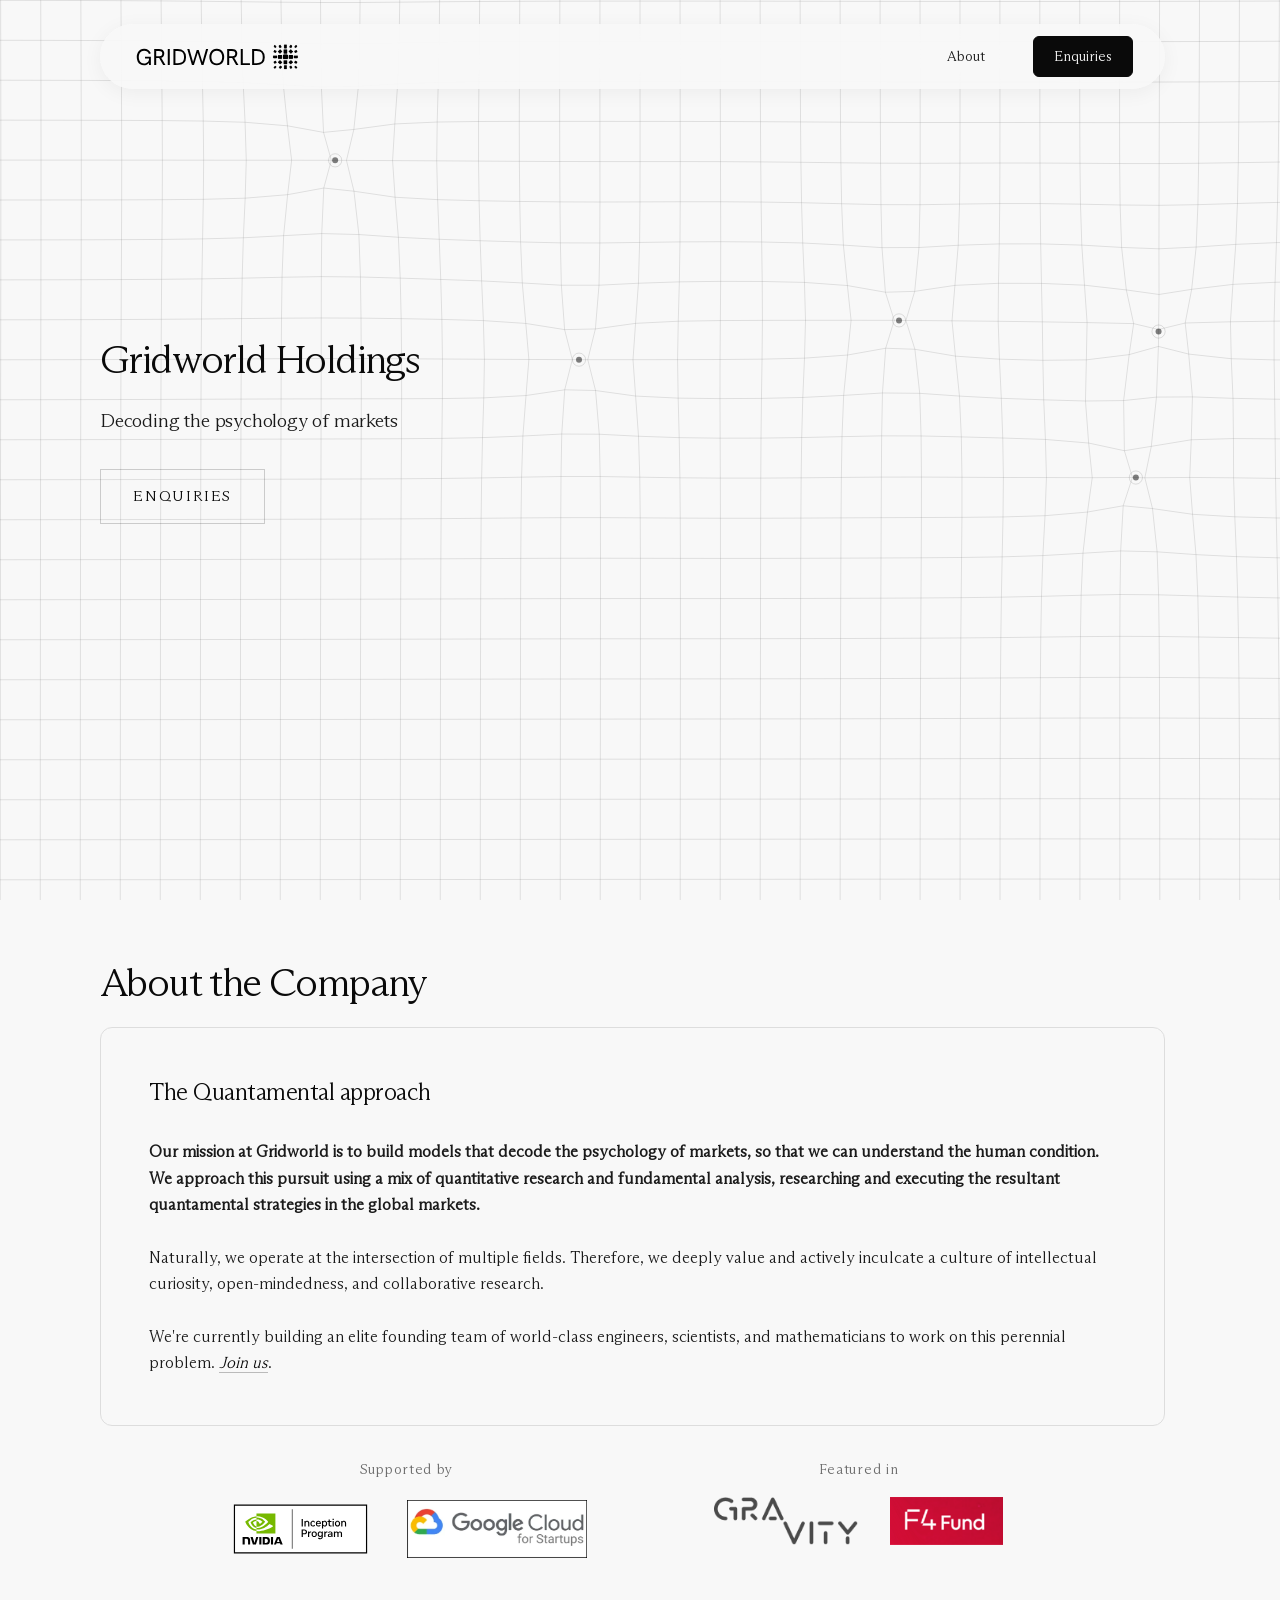
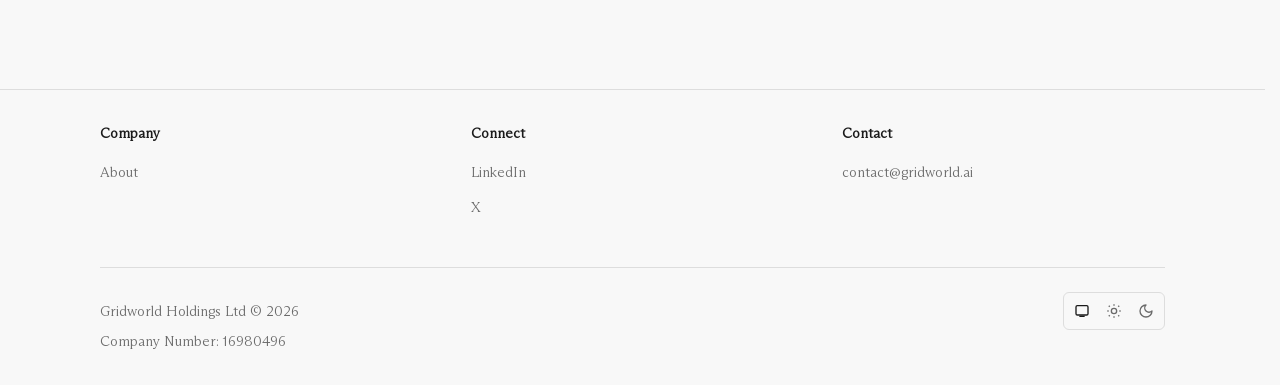
<file: index.html>
<!DOCTYPE html>
<html lang="en">

<head>
    <meta charset="UTF-8">
    <meta name="viewport" content="width=device-width, initial-scale=1.0">
    <meta name="description" content="Gridworld makes RL environments.">
    <title>Gridworld</title>
    <link rel="icon" type="image/png" href="images/gridworld.png">
    <link rel="apple-touch-icon" href="images/gridworld.png">
    <link rel="preconnect" href="https://fonts.googleapis.com">
    <link rel="preconnect" href="https://fonts.gstatic.com" crossorigin>
    <link href="https://fonts.googleapis.com/css2?family=Roboto:wght@400;500;600;700&display=swap" rel="stylesheet">
    <link rel="stylesheet" href="styles.css">
</head>

<body>
    <canvas id="spacetime-canvas"></canvas>
    <header>
        <nav class="nav">
            <div class="logo">
                <a href="#hero">
                    <img src="images/gridworld.svg" alt="Gridworld">
                </a>
            </div>
            <button class="mobile-menu-toggle" aria-label="Toggle menu" id="mobile-menu-toggle">
                <span></span>
                <span></span>
                <span></span>
            </button>
            <div class="nav-right">
                <div class="nav-links">
                    <a href="#about">About</a>
                    <a href="mailto:contact@gridworld.ai" class="nav-cta">Enquiries</a>
                </div>
            </div>
        </nav>
    </header>

    <main>
        <section id="hero" class="hero fade-in">
            <div class="hero-text">
                <h1 class="hero-title">Gridworld Holdings</h1>
                <p>Decoding the psychology of markets</p>
                <div class="hero-cta fade-in-delay-2">
                    <a href="mailto:founders@gridworld.ai" class="cta-link">Enquiries</a>
                </div>
            </div>
        </section>

        <section id="about" class="fade-in">
            <div class="hero-text">
                <h1 class="hero-title">About the Company</h1>
            </div>
            <div class="contact-benefits">
                <h3>The Quantamental approach</h3>
                <strong>Our mission at Gridworld is to build models that decode the psychology of markets, so that we can understand the human condition. We approach this pursuit using a mix of quantitative research and fundamental analysis, researching and executing the resultant quantamental strategies in the global markets.</strong>
                <br><br>
                Naturally, we operate at the intersection of multiple fields. Therefore, we deeply value and actively inculcate a culture of intellectual curiosity, open-mindedness, and collaborative research.
                <br><br>
                We're currently building an elite founding team of world-class engineers, scientists, and mathematicians to work on this perennial problem. <a href="mailto:founders@gridworld.ai?subject=Career Enquiry"><i>Join us</i></a>.
            </div>

            <div class="hero-featured fade-in-delay-2">
                <div class="hero-featured-group">
                    <span class="hero-featured-label">Supported by</span>
                    <div class="hero-badge">
                        <img src="images/nvidia-inception-program-badge-rgb-for-screen.svg" alt="NVIDIA Inception Program" class="inception-badge-img">
                        <img src="images/google-for-startups.png" width="120" alt="OX1" class="oxford-badge-img">
                    </div>
                </div>
                <div class="hero-featured-group">
                    <span class="hero-featured-label">Featured in</span>
                    <div class="hero-featured-logos">
                        <img src="images/gravity.png" alt="Gravity" class="gravity-logo">
                        <img src="images/f4-fund.png" alt="F4 Fund">
                    </div>
                </div>
            </div>
        </section>

        <!-- FOOTER -->
        <footer>
            <div class="footer-content">
                <div class="footer-column footer-navigation">
                    <h4 class="footer-column-title">Company</h4>
                    <ul class="footer-links">
                        <li>
                            <a href="#about" aria-label="company-about" rel="noopener noreferrer">
                                About
                            </a>
                        </li>
                    </ul>
                </div>
                <div class="footer-column footer-social">
                    <h4 class="footer-column-title">Connect</h4>
                    <ul class="footer-links">
                        <li>
                            <a href="https://www.linkedin.com/company/gridworld" aria-label="LinkedIn" target="_blank" rel="noopener noreferrer">
                                LinkedIn
                            </a>
                        </li>
                        <li>
                            <a href="https://x.com/gridworld_ai" aria-label="X (formerly Twitter)" target="_blank"
                                rel="noopener noreferrer">
                                X
                            </a>
                        </li>
                    </ul>
                </div>
                <div class="footer-column footer-navigation">
                    <h4 class="footer-column-title">Contact</h4>
                    <ul class="footer-links">
                        <li><a href="mailto:contact@gridworld.ai">contact@gridworld.ai</a></li>
                    </ul>
                </div>
            </div>
            <div class="footer-copyright">
                <p>Gridworld Holdings Ltd © 2026</p>
                <div class="theme-switcher" aria-label="Theme mode">
                    <div class="theme-switcher-group" role="radiogroup" aria-label="Color theme">
                        <button class="theme-option" type="button" data-mode="system" aria-label="System theme"
                            aria-pressed="false">
                            <svg width="16" height="16" viewBox="0 0 24 24" fill="none" stroke="currentColor"
                                stroke-width="2">
                                <rect x="3" y="4" width="18" height="14" rx="2"></rect>
                                <line x1="8" y1="20" x2="16" y2="20"></line>
                            </svg>
                        </button>
                        <button class="theme-option" type="button" data-mode="light" aria-label="Light mode"
                            aria-pressed="false">
                            <svg width="16" height="16" viewBox="0 0 24 24" fill="none" stroke="currentColor"
                                stroke-width="2">
                                <circle cx="12" cy="12" r="4"></circle>
                                <line x1="12" y1="2" x2="12" y2="4"></line>
                                <line x1="12" y1="20" x2="12" y2="22"></line>
                                <line x1="4.22" y1="4.22" x2="5.64" y2="5.64"></line>
                                <line x1="18.36" y1="18.36" x2="19.78" y2="19.78"></line>
                                <line x1="2" y1="12" x2="4" y2="12"></line>
                                <line x1="20" y1="12" x2="22" y2="12"></line>
                                <line x1="4.22" y1="19.78" x2="5.64" y2="18.36"></line>
                                <line x1="18.36" y1="5.64" x2="19.78" y2="4.22"></line>
                            </svg>
                        </button>
                        <button class="theme-option" type="button" data-mode="dark" aria-label="Dark mode"
                            aria-pressed="false">
                            <svg width="16" height="16" viewBox="0 0 24 24" fill="none" stroke="currentColor"
                                stroke-width="2" stroke-linecap="round" stroke-linejoin="round">
                                <path d="M12 3a6 6 0 0 0 9 9 9 9 0 1 1-9-9z"></path>
                            </svg>
                        </button>
                    </div>
                </div>
            </div>
            <p class="footer-copyright-text">Company Number: 16980496</p>
        </footer>

        <script src="script.js"></script>
</body>

</html>
</file>
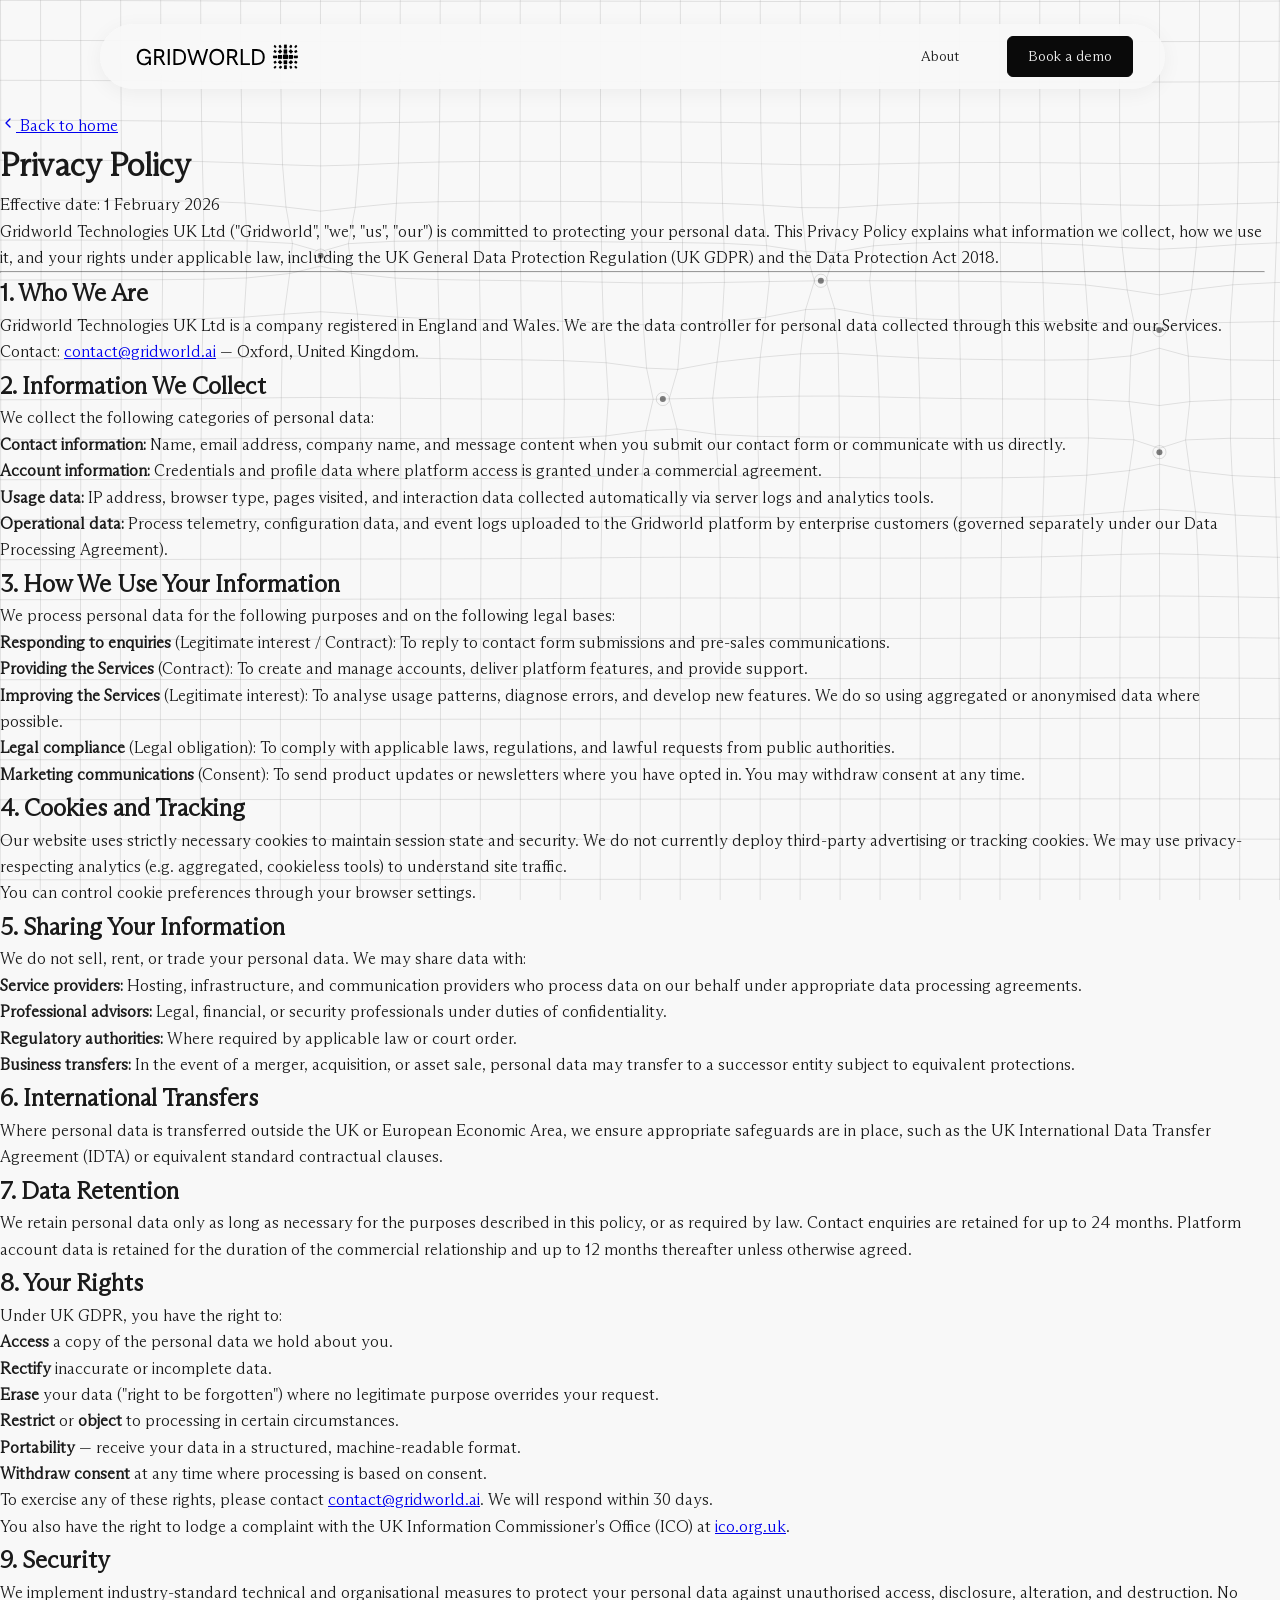
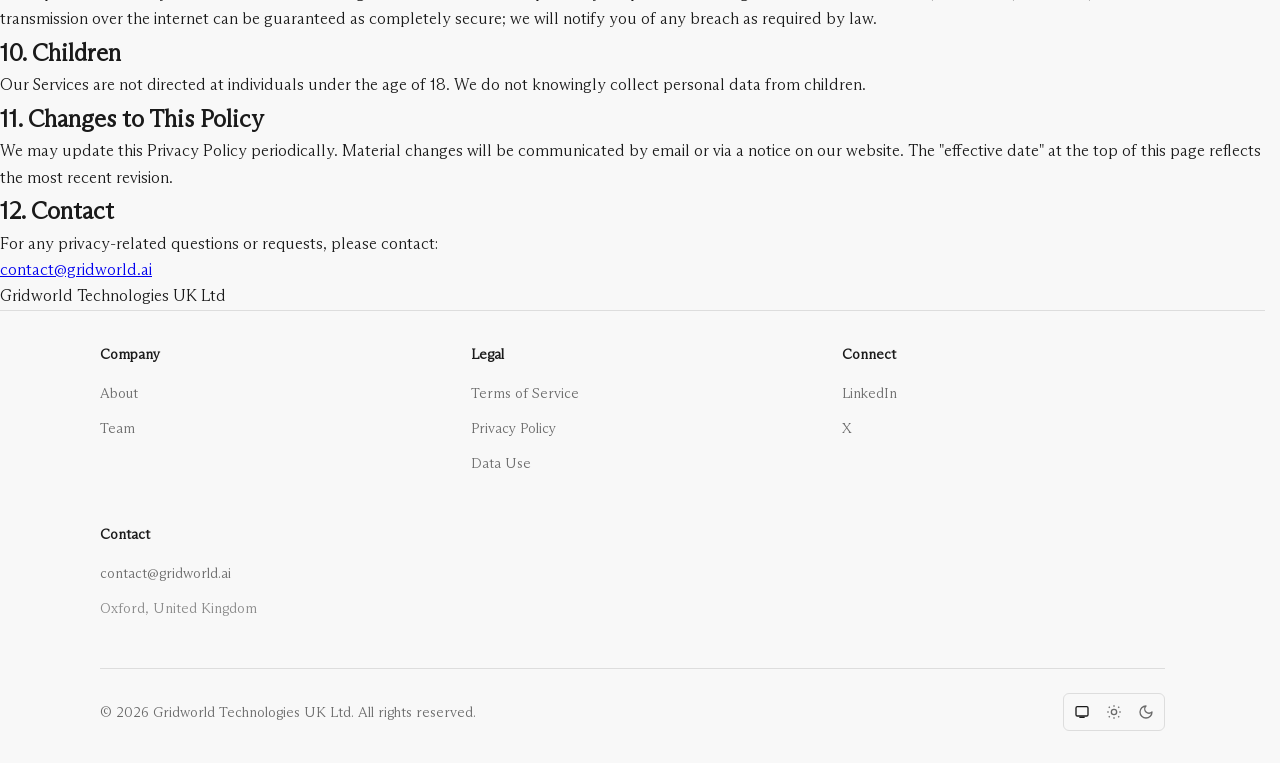
<file: privacy.html>
<!DOCTYPE html>
<html lang="en">
<head>
    <meta charset="UTF-8">
    <meta name="viewport" content="width=device-width, initial-scale=1.0">
    <title>Privacy Policy — Gridworld</title>
    <link rel="icon" type="image/png" href="images/gridworld.png">
    <link rel="apple-touch-icon" href="images/gridworld.png">
    <link rel="preconnect" href="https://fonts.googleapis.com">
    <link rel="preconnect" href="https://fonts.gstatic.com" crossorigin>
    <link href="https://fonts.googleapis.com/css2?family=Roboto:wght@400;500;600;700&display=swap" rel="stylesheet">
    <link rel="stylesheet" href="styles.css">
</head>
<body>
    <canvas id="spacetime-canvas"></canvas>

    <header>
        <nav class="nav">
            <div class="logo">
                <a href="index.html">
                    <img src="images/gridworld.svg" alt="Gridworld">
                </a>
            </div>
            <button class="mobile-menu-toggle" aria-label="Toggle menu" id="mobile-menu-toggle">
                <span></span><span></span><span></span>
            </button>
            <div class="nav-right">
                <div class="nav-links">
                    <a href="index.html#about">About</a>
                    <a href="index.html#contact" class="nav-cta">Book a demo</a>
                </div>
            </div>
        </nav>
    </header>

    <main>
        <div class="legal-page">

            <a href="index.html" class="legal-back">
                <svg width="16" height="16" viewBox="0 0 24 24" fill="none" stroke="currentColor" stroke-width="2" stroke-linecap="round" stroke-linejoin="round">
                    <polyline points="15 18 9 12 15 6"></polyline>
                </svg>
                Back to home
            </a>

            <h1>Privacy Policy</h1>
            <span class="legal-date">Effective date: 1 February 2026</span>

            <p>Gridworld Technologies UK Ltd ("Gridworld", "we", "us", "our") is committed to protecting your personal data. This Privacy Policy explains what information we collect, how we use it, and your rights under applicable law, including the UK General Data Protection Regulation (UK GDPR) and the Data Protection Act 2018.</p>

            <hr>

            <h2>1. Who We Are</h2>
            <p>Gridworld Technologies UK Ltd is a company registered in England and Wales. We are the data controller for personal data collected through this website and our Services.</p>
            <p>Contact: <a href="mailto:contact@gridworld.ai">contact@gridworld.ai</a> — Oxford, United Kingdom.</p>

            <h2>2. Information We Collect</h2>
            <p>We collect the following categories of personal data:</p>
            <ul>
                <li><strong>Contact information:</strong> Name, email address, company name, and message content when you submit our contact form or communicate with us directly.</li>
                <li><strong>Account information:</strong> Credentials and profile data where platform access is granted under a commercial agreement.</li>
                <li><strong>Usage data:</strong> IP address, browser type, pages visited, and interaction data collected automatically via server logs and analytics tools.</li>
                <li><strong>Operational data:</strong> Process telemetry, configuration data, and event logs uploaded to the Gridworld platform by enterprise customers (governed separately under our Data Processing Agreement).</li>
            </ul>

            <h2>3. How We Use Your Information</h2>
            <p>We process personal data for the following purposes and on the following legal bases:</p>
            <ul>
                <li><strong>Responding to enquiries</strong> (Legitimate interest / Contract): To reply to contact form submissions and pre-sales communications.</li>
                <li><strong>Providing the Services</strong> (Contract): To create and manage accounts, deliver platform features, and provide support.</li>
                <li><strong>Improving the Services</strong> (Legitimate interest): To analyse usage patterns, diagnose errors, and develop new features. We do so using aggregated or anonymised data where possible.</li>
                <li><strong>Legal compliance</strong> (Legal obligation): To comply with applicable laws, regulations, and lawful requests from public authorities.</li>
                <li><strong>Marketing communications</strong> (Consent): To send product updates or newsletters where you have opted in. You may withdraw consent at any time.</li>
            </ul>

            <h2>4. Cookies and Tracking</h2>
            <p>Our website uses strictly necessary cookies to maintain session state and security. We do not currently deploy third-party advertising or tracking cookies. We may use privacy-respecting analytics (e.g. aggregated, cookieless tools) to understand site traffic.</p>
            <p>You can control cookie preferences through your browser settings.</p>

            <h2>5. Sharing Your Information</h2>
            <p>We do not sell, rent, or trade your personal data. We may share data with:</p>
            <ul>
                <li><strong>Service providers:</strong> Hosting, infrastructure, and communication providers who process data on our behalf under appropriate data processing agreements.</li>
                <li><strong>Professional advisors:</strong> Legal, financial, or security professionals under duties of confidentiality.</li>
                <li><strong>Regulatory authorities:</strong> Where required by applicable law or court order.</li>
                <li><strong>Business transfers:</strong> In the event of a merger, acquisition, or asset sale, personal data may transfer to a successor entity subject to equivalent protections.</li>
            </ul>

            <h2>6. International Transfers</h2>
            <p>Where personal data is transferred outside the UK or European Economic Area, we ensure appropriate safeguards are in place, such as the UK International Data Transfer Agreement (IDTA) or equivalent standard contractual clauses.</p>

            <h2>7. Data Retention</h2>
            <p>We retain personal data only as long as necessary for the purposes described in this policy, or as required by law. Contact enquiries are retained for up to 24 months. Platform account data is retained for the duration of the commercial relationship and up to 12 months thereafter unless otherwise agreed.</p>

            <h2>8. Your Rights</h2>
            <p>Under UK GDPR, you have the right to:</p>
            <ul>
                <li><strong>Access</strong> a copy of the personal data we hold about you.</li>
                <li><strong>Rectify</strong> inaccurate or incomplete data.</li>
                <li><strong>Erase</strong> your data ("right to be forgotten") where no legitimate purpose overrides your request.</li>
                <li><strong>Restrict</strong> or <strong>object</strong> to processing in certain circumstances.</li>
                <li><strong>Portability</strong> — receive your data in a structured, machine-readable format.</li>
                <li><strong>Withdraw consent</strong> at any time where processing is based on consent.</li>
            </ul>
            <p>To exercise any of these rights, please contact <a href="mailto:contact@gridworld.ai">contact@gridworld.ai</a>. We will respond within 30 days.</p>
            <p>You also have the right to lodge a complaint with the UK Information Commissioner's Office (ICO) at <a href="https://ico.org.uk" target="_blank" rel="noopener noreferrer">ico.org.uk</a>.</p>

            <h2>9. Security</h2>
            <p>We implement industry-standard technical and organisational measures to protect your personal data against unauthorised access, disclosure, alteration, and destruction. No transmission over the internet can be guaranteed as completely secure; we will notify you of any breach as required by law.</p>

            <h2>10. Children</h2>
            <p>Our Services are not directed at individuals under the age of 18. We do not knowingly collect personal data from children.</p>

            <h2>11. Changes to This Policy</h2>
            <p>We may update this Privacy Policy periodically. Material changes will be communicated by email or via a notice on our website. The "effective date" at the top of this page reflects the most recent revision.</p>

            <h2>12. Contact</h2>
            <p>For any privacy-related questions or requests, please contact:<br>
            <a href="mailto:contact@gridworld.ai">contact@gridworld.ai</a><br>
            Gridworld Technologies UK Ltd</p>

        </div>
    </main>

    <footer>
        <div class="footer-content">
            <div class="footer-column footer-navigation">
                <h4 class="footer-column-title">Company</h4>
                <ul class="footer-links">
                    <li><a href="index.html#about">About</a></li>
                    <li><a href="index.html#team">Team</a></li>
                </ul>
            </div>
            <div class="footer-column footer-navigation">
                <h4 class="footer-column-title">Legal</h4>
                <ul class="footer-links">
                    <li><a href="terms.html">Terms of Service</a></li>
                    <li><a href="privacy.html">Privacy Policy</a></li>
                    <li><a href="data-use.html">Data Use</a></li>
                </ul>
            </div>
            <div class="footer-column footer-social">
                <h4 class="footer-column-title">Connect</h4>
                <ul class="footer-links">
                    <li><a href="https://www.linkedin.com/company/gridworld" target="_blank" rel="noopener noreferrer">LinkedIn</a></li>
                    <li><a href="https://x.com/gridworld_ai" target="_blank" rel="noopener noreferrer">X</a></li>
                </ul>
            </div>
            <div class="footer-column footer-navigation">
                <h4 class="footer-column-title">Contact</h4>
                <ul class="footer-links">
                    <li><a href="mailto:contact@gridworld.ai">contact@gridworld.ai</a></li>
                    <li>Oxford, United Kingdom</li>
                </ul>
            </div>
        </div>
        <div class="footer-copyright">
            <p>© 2026 Gridworld Technologies UK Ltd. All rights reserved.</p>
            <div class="theme-switcher" aria-label="Theme mode">
                <div class="theme-switcher-group" role="radiogroup" aria-label="Color theme">
                    <button class="theme-option" type="button" data-mode="system" aria-label="System theme" aria-pressed="false">
                        <svg width="16" height="16" viewBox="0 0 24 24" fill="none" stroke="currentColor" stroke-width="2"><rect x="3" y="4" width="18" height="14" rx="2"></rect><line x1="8" y1="20" x2="16" y2="20"></line></svg>
                    </button>
                    <button class="theme-option" type="button" data-mode="light" aria-label="Light mode" aria-pressed="false">
                        <svg width="16" height="16" viewBox="0 0 24 24" fill="none" stroke="currentColor" stroke-width="2"><circle cx="12" cy="12" r="4"></circle><line x1="12" y1="2" x2="12" y2="4"></line><line x1="12" y1="20" x2="12" y2="22"></line><line x1="4.22" y1="4.22" x2="5.64" y2="5.64"></line><line x1="18.36" y1="18.36" x2="19.78" y2="19.78"></line><line x1="2" y1="12" x2="4" y2="12"></line><line x1="20" y1="12" x2="22" y2="12"></line><line x1="4.22" y1="19.78" x2="5.64" y2="18.36"></line><line x1="18.36" y1="5.64" x2="19.78" y2="4.22"></line></svg>
                    </button>
                    <button class="theme-option" type="button" data-mode="dark" aria-label="Dark mode" aria-pressed="false">
                        <svg width="16" height="16" viewBox="0 0 24 24" fill="none" stroke="currentColor" stroke-width="2" stroke-linecap="round" stroke-linejoin="round"><path d="M12 3a6 6 0 0 0 9 9 9 9 0 1 1-9-9z"></path></svg>
                    </button>
                </div>
            </div>
        </div>
    </footer>

    <script src="script.js"></script>
</body>
</html>
</file>
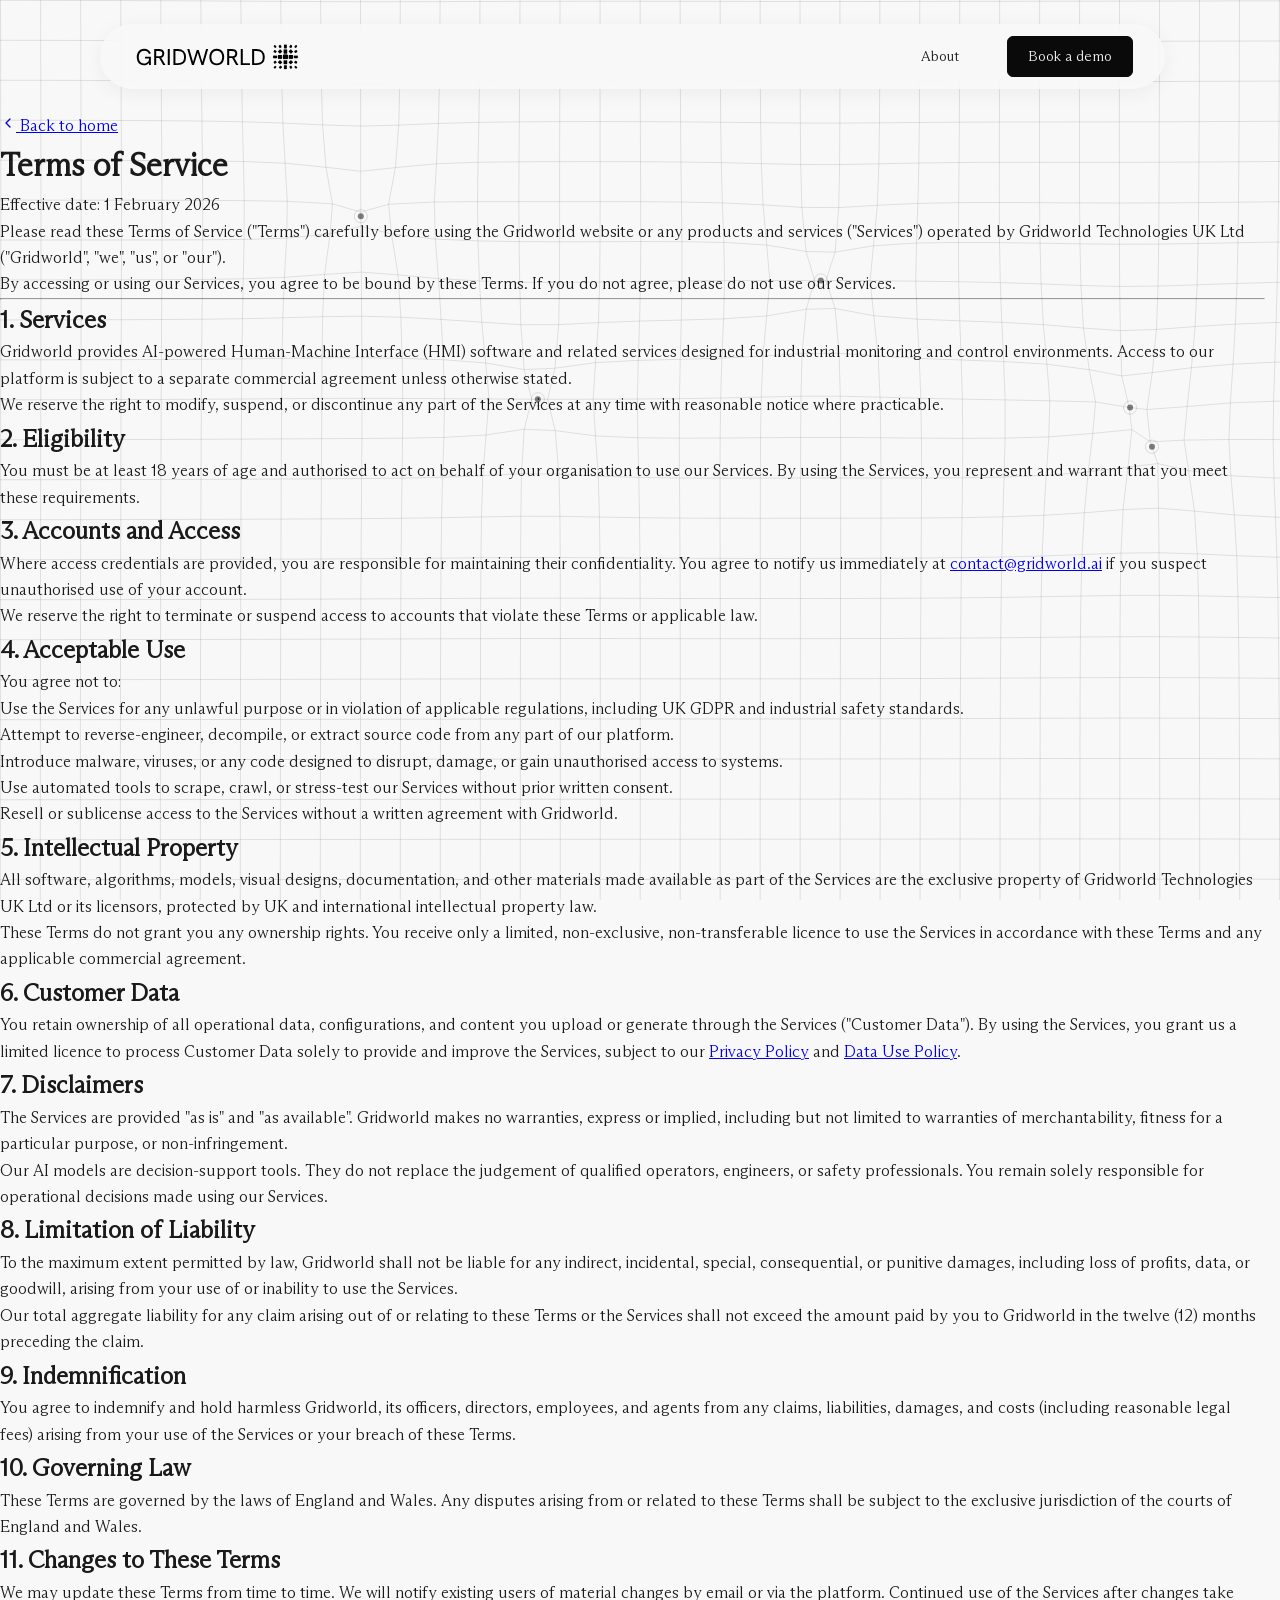
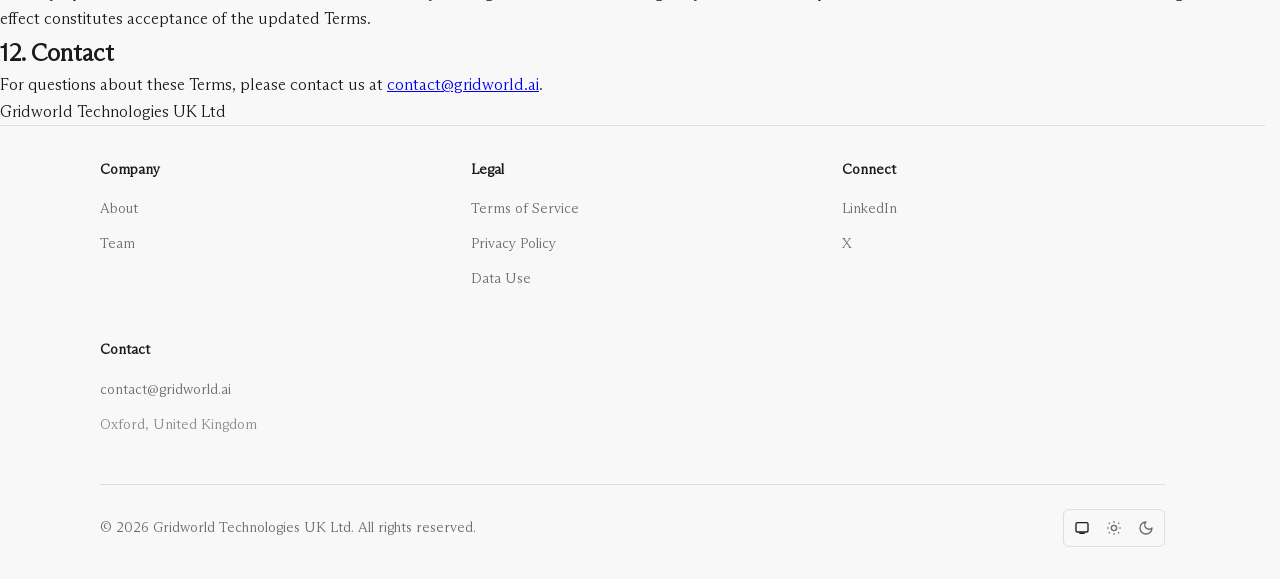
<file: terms.html>
<!DOCTYPE html>
<html lang="en">
<head>
    <meta charset="UTF-8">
    <meta name="viewport" content="width=device-width, initial-scale=1.0">
    <title>Terms of Service — Gridworld</title>
    <link rel="icon" type="image/png" href="images/gridworld.png">
    <link rel="apple-touch-icon" href="images/gridworld.png">
    <link rel="preconnect" href="https://fonts.googleapis.com">
    <link rel="preconnect" href="https://fonts.gstatic.com" crossorigin>
    <link href="https://fonts.googleapis.com/css2?family=Roboto:wght@400;500;600;700&display=swap" rel="stylesheet">
    <link rel="stylesheet" href="styles.css">
</head>
<body>
    <canvas id="spacetime-canvas"></canvas>

    <header>
        <nav class="nav">
            <div class="logo">
                <a href="index.html">
                    <img src="images/gridworld.svg" alt="Gridworld">
                </a>
            </div>
            <button class="mobile-menu-toggle" aria-label="Toggle menu" id="mobile-menu-toggle">
                <span></span><span></span><span></span>
            </button>
            <div class="nav-right">
                <div class="nav-links">
                    <a href="index.html#about">About</a>
                    <a href="index.html#contact" class="nav-cta">Book a demo</a>
                </div>
            </div>
        </nav>
    </header>

    <main>
        <div class="legal-page">

            <a href="index.html" class="legal-back">
                <svg width="16" height="16" viewBox="0 0 24 24" fill="none" stroke="currentColor" stroke-width="2" stroke-linecap="round" stroke-linejoin="round">
                    <polyline points="15 18 9 12 15 6"></polyline>
                </svg>
                Back to home
            </a>

            <h1>Terms of Service</h1>
            <span class="legal-date">Effective date: 1 February 2026</span>

            <p>Please read these Terms of Service ("Terms") carefully before using the Gridworld website or any products and services ("Services") operated by Gridworld Technologies UK Ltd ("Gridworld", "we", "us", or "our").</p>
            <p>By accessing or using our Services, you agree to be bound by these Terms. If you do not agree, please do not use our Services.</p>

            <hr>

            <h2>1. Services</h2>
            <p>Gridworld provides AI-powered Human-Machine Interface (HMI) software and related services designed for industrial monitoring and control environments. Access to our platform is subject to a separate commercial agreement unless otherwise stated.</p>
            <p>We reserve the right to modify, suspend, or discontinue any part of the Services at any time with reasonable notice where practicable.</p>

            <h2>2. Eligibility</h2>
            <p>You must be at least 18 years of age and authorised to act on behalf of your organisation to use our Services. By using the Services, you represent and warrant that you meet these requirements.</p>

            <h2>3. Accounts and Access</h2>
            <p>Where access credentials are provided, you are responsible for maintaining their confidentiality. You agree to notify us immediately at <a href="mailto:contact@gridworld.ai">contact@gridworld.ai</a> if you suspect unauthorised use of your account.</p>
            <p>We reserve the right to terminate or suspend access to accounts that violate these Terms or applicable law.</p>

            <h2>4. Acceptable Use</h2>
            <p>You agree not to:</p>
            <ul>
                <li>Use the Services for any unlawful purpose or in violation of applicable regulations, including UK GDPR and industrial safety standards.</li>
                <li>Attempt to reverse-engineer, decompile, or extract source code from any part of our platform.</li>
                <li>Introduce malware, viruses, or any code designed to disrupt, damage, or gain unauthorised access to systems.</li>
                <li>Use automated tools to scrape, crawl, or stress-test our Services without prior written consent.</li>
                <li>Resell or sublicense access to the Services without a written agreement with Gridworld.</li>
            </ul>

            <h2>5. Intellectual Property</h2>
            <p>All software, algorithms, models, visual designs, documentation, and other materials made available as part of the Services are the exclusive property of Gridworld Technologies UK Ltd or its licensors, protected by UK and international intellectual property law.</p>
            <p>These Terms do not grant you any ownership rights. You receive only a limited, non-exclusive, non-transferable licence to use the Services in accordance with these Terms and any applicable commercial agreement.</p>

            <h2>6. Customer Data</h2>
            <p>You retain ownership of all operational data, configurations, and content you upload or generate through the Services ("Customer Data"). By using the Services, you grant us a limited licence to process Customer Data solely to provide and improve the Services, subject to our <a href="privacy.html">Privacy Policy</a> and <a href="data-use.html">Data Use Policy</a>.</p>

            <h2>7. Disclaimers</h2>
            <p>The Services are provided "as is" and "as available". Gridworld makes no warranties, express or implied, including but not limited to warranties of merchantability, fitness for a particular purpose, or non-infringement.</p>
            <p>Our AI models are decision-support tools. They do not replace the judgement of qualified operators, engineers, or safety professionals. You remain solely responsible for operational decisions made using our Services.</p>

            <h2>8. Limitation of Liability</h2>
            <p>To the maximum extent permitted by law, Gridworld shall not be liable for any indirect, incidental, special, consequential, or punitive damages, including loss of profits, data, or goodwill, arising from your use of or inability to use the Services.</p>
            <p>Our total aggregate liability for any claim arising out of or relating to these Terms or the Services shall not exceed the amount paid by you to Gridworld in the twelve (12) months preceding the claim.</p>

            <h2>9. Indemnification</h2>
            <p>You agree to indemnify and hold harmless Gridworld, its officers, directors, employees, and agents from any claims, liabilities, damages, and costs (including reasonable legal fees) arising from your use of the Services or your breach of these Terms.</p>

            <h2>10. Governing Law</h2>
            <p>These Terms are governed by the laws of England and Wales. Any disputes arising from or related to these Terms shall be subject to the exclusive jurisdiction of the courts of England and Wales.</p>

            <h2>11. Changes to These Terms</h2>
            <p>We may update these Terms from time to time. We will notify existing users of material changes by email or via the platform. Continued use of the Services after changes take effect constitutes acceptance of the updated Terms.</p>

            <h2>12. Contact</h2>
            <p>For questions about these Terms, please contact us at <a href="mailto:contact@gridworld.ai">contact@gridworld.ai</a>.</p>
            <p>Gridworld Technologies UK Ltd</p>

        </div>
    </main>

    <footer>
        <div class="footer-content">
            <div class="footer-column footer-navigation">
                <h4 class="footer-column-title">Company</h4>
                <ul class="footer-links">
                    <li><a href="index.html#about">About</a></li>
                    <li><a href="index.html#team">Team</a></li>
                </ul>
            </div>
            <div class="footer-column footer-navigation">
                <h4 class="footer-column-title">Legal</h4>
                <ul class="footer-links">
                    <li><a href="terms.html">Terms of Service</a></li>
                    <li><a href="privacy.html">Privacy Policy</a></li>
                    <li><a href="data-use.html">Data Use</a></li>
                </ul>
            </div>
            <div class="footer-column footer-social">
                <h4 class="footer-column-title">Connect</h4>
                <ul class="footer-links">
                    <li><a href="https://www.linkedin.com/company/gridworld" target="_blank" rel="noopener noreferrer">LinkedIn</a></li>
                    <li><a href="https://x.com/gridworld_ai" target="_blank" rel="noopener noreferrer">X</a></li>
                </ul>
            </div>
            <div class="footer-column footer-navigation">
                <h4 class="footer-column-title">Contact</h4>
                <ul class="footer-links">
                    <li><a href="mailto:contact@gridworld.ai">contact@gridworld.ai</a></li>
                    <li>Oxford, United Kingdom</li>
                </ul>
            </div>
        </div>
        <div class="footer-copyright">
            <p>© 2026 Gridworld Technologies UK Ltd. All rights reserved.</p>
            <div class="theme-switcher" aria-label="Theme mode">
                <div class="theme-switcher-group" role="radiogroup" aria-label="Color theme">
                    <button class="theme-option" type="button" data-mode="system" aria-label="System theme" aria-pressed="false">
                        <svg width="16" height="16" viewBox="0 0 24 24" fill="none" stroke="currentColor" stroke-width="2"><rect x="3" y="4" width="18" height="14" rx="2"></rect><line x1="8" y1="20" x2="16" y2="20"></line></svg>
                    </button>
                    <button class="theme-option" type="button" data-mode="light" aria-label="Light mode" aria-pressed="false">
                        <svg width="16" height="16" viewBox="0 0 24 24" fill="none" stroke="currentColor" stroke-width="2"><circle cx="12" cy="12" r="4"></circle><line x1="12" y1="2" x2="12" y2="4"></line><line x1="12" y1="20" x2="12" y2="22"></line><line x1="4.22" y1="4.22" x2="5.64" y2="5.64"></line><line x1="18.36" y1="18.36" x2="19.78" y2="19.78"></line><line x1="2" y1="12" x2="4" y2="12"></line><line x1="20" y1="12" x2="22" y2="12"></line><line x1="4.22" y1="19.78" x2="5.64" y2="18.36"></line><line x1="18.36" y1="5.64" x2="19.78" y2="4.22"></line></svg>
                    </button>
                    <button class="theme-option" type="button" data-mode="dark" aria-label="Dark mode" aria-pressed="false">
                        <svg width="16" height="16" viewBox="0 0 24 24" fill="none" stroke="currentColor" stroke-width="2" stroke-linecap="round" stroke-linejoin="round"><path d="M12 3a6 6 0 0 0 9 9 9 9 0 1 1-9-9z"></path></svg>
                    </button>
                </div>
            </div>
        </div>
    </footer>

    <script src="script.js"></script>
</body>
</html>
</file>
<file: styles.css>
/* ============================================================
   CSS CUSTOM PROPERTIES
   ============================================================ */
    
:root {
    --bg-color: #0d0d0d;
    --bg-color-alt-1: #130d07;
    --bg-color-alt-2: #22180e;
    --text-color: #f5f5f5;
    --text-color-light: #c2c2c2;
    --text-color-muted: #808080;
    --text-color-footer: #666;
    --border-color: #2a2a2a;
    --link-color: #ffffff;
    --link-underline-color: #404040;
    --card-border-color: #ddd;
    --card-bg: rgba(10, 10, 10, 1);
    --card-hover-bg: rgba(255, 255, 255, 0.1);
    --card-hover-shadow: 0 20px 40px rgba(0, 0, 0, 0.3);
    --logo-filter: invert(1);
    /* Single source of truth for horizontal content centering */
    --content-padding: max(2rem, calc((100vw - 1080px) / 2));
    /* Featured-in logos: dark theme */
    --featured-logo-opacity: 1;
    --featured-logo-filter: grayscale(0%);
    --header-height: 5dvh;
}

[data-theme="light"] {
    --bg-color: #f8f8f8;
    --bg-color-alt-1: #f4f2ec;
    --bg-color-alt-2: #e5dbd0;
    --text-color: #1a1a1a;
    --text-color-light: #4a4a4a;
    --text-color-muted: #6a6a6a;
    --text-color-footer: #888;
    --border-color: #ddd;
    --link-color: #0a0a0a;
    --link-underline-color: #bbb;
    --card-border-color: #7d7777;
    --card-bg: rgba(248, 248, 248, 1);
    --card-hover-bg: rgba(0, 0, 0, 0.06);
    --card-hover-shadow: 0 20px 40px rgba(0, 0, 0, 0.1);
    --logo-filter: invert(0) grayscale(1);
    --featured-logo-opacity: 0.7;
    --featured-logo-filter: invert(1) grayscale(1);
}

@media (prefers-color-scheme: light) {
    html:not([data-theme]) {
        --bg-color: #f8f8f8;
        --bg-color-alt-1: #f4f2ec;
        --bg-color-alt-2: #e5dbd0;
        --text-color: #1a1a1a;
        --text-color-light: #4a4a4a;
        --text-color-muted: #6a6a6a;
        --text-color-footer: #888;
        --border-color: #ddd;
        --link-color: #0a0a0a;
        --link-underline-color: #bbb;
        --card-border-color: #7d7777;
        --card-bg: rgba(248, 248, 248, 1);
        --card-hover-bg: rgba(0, 0, 0, 0.06);
        --card-hover-shadow: 0 20px 40px rgba(0, 0, 0, 0.1);
        --logo-filter: invert(0) grayscale(1);
        --featured-logo-opacity: 0.7;
        --featured-logo-filter: invert(1) grayscale(1);
    }
}


/* ============================================================
   RESET & BASE
   ============================================================ */

* {
    margin: 0;
    padding: 0;
    box-sizing: border-box;
}

html {
    scroll-behavior: smooth;
    background: var(--bg-color);
    scrollbar-gutter: stable;
}

@font-face {
  font-family: 'Lora';
  src: url('fonts/18a5bc9f4003ff41-s.p.woff2') format('woff2');
}

@font-face {
  font-family: 'Avenir';
  src: url('fonts/Avenir-Regular.woff2') format('woff2');
}

body {
    font-family: 'Lora', -apple-system, BlinkMacSystemFont, 'Segoe UI', sans-serif;
    line-height: 1.65;
    color: var(--text-color);
    background: var(--bg-color);
    overflow-x: hidden;
}

#spacetime-canvas {
    position: fixed;
    top: 0;
    left: 0;
    width: 100%;
    height: 100%;
    pointer-events: none;
    z-index: 0;
}


/* ============================================================
   LAYOUT: HEADER, FOOTER, SECTIONS
   All use --content-padding for consistent horizontal alignment.
   ============================================================ */

header,
footer,
section {
    padding-left: var(--content-padding);
    padding-right: var(--content-padding);
}

header {
    padding-top: 1.5rem;
    padding-bottom: 1.5rem;
    position: sticky;
    top: 0;
    z-index: 10;
    background: transparent;
}

section {
    padding-top: 8rem;
    padding-bottom: 8rem;
}

footer {
    padding-top: 2rem;
    padding-bottom: 2rem;
    border-top: 1px solid var(--border-color);
    color: var(--text-color-footer);
    background: var(--bg-color);
    font-size: 0.875rem;
    position: relative;
    z-index: 1;
}


/* ============================================================
   NAVIGATION
   ============================================================ */

.nav {
    display: flex;
    justify-content: space-between;
    align-items: center;
    padding: 0.75rem 2rem;
    border-radius: 9999px;
    background: rgba(10, 10, 10, 0.85);
    backdrop-filter: blur(30px) saturate(180%);
    -webkit-backdrop-filter: blur(30px) saturate(180%);
    box-shadow: 0 4px 20px rgba(0, 0, 0, 0.1);
}

[data-theme="light"] .nav {
    background: rgba(248, 248, 248, 0.85);
    box-shadow: 0 4px 20px rgba(0, 0, 0, 0.05);
}

@media (prefers-color-scheme: light) {
    html:not([data-theme]) .nav {
        background: rgba(248, 248, 248, 0.85);
        box-shadow: 0 4px 20px rgba(0, 0, 0, 0.05);
    }
}

.nav .logo {
    display: flex;
    align-items: center;
    height: 32px;
}

.nav .logo a {
    display: flex;
    align-items: center;
    height: 100%;
}

.logo img {
    height: 32px;
    width: auto;
    filter: var(--logo-filter);
    transition: filter 0.3s ease;
    display: block;
}

.nav-right {
    display: flex;
    align-items: center;
    gap: 2rem;
}

.nav-links {
    display: flex;
    align-items: center;
    gap: 2.5rem;
    font-size: 0.875rem;
    font-weight: 400;
}

.nav-links a {
    color: var(--text-color);
    text-decoration: none;
    padding: 0.25rem 0;
    position: relative;
    transition: color 0.2s ease;
}

.nav-links a::after {
    content: '';
    position: absolute;
    bottom: -2px;
    left: 0;
    width: 0;
    height: 1px;
    background: var(--link-color);
    transition: width 0.3s ease;
}

.nav-links a:hover { color: var(--link-color); }
.nav-links a:hover::after { width: 100%; }

.nav-links a.nav-cta {
    background: var(--link-color);
    color: var(--bg-color);
    padding: 0.5rem 1.25rem;
    border-radius: 6px;
    border: 1.5px solid var(--link-color);
    font-weight: 500;
    margin-left: 0.5rem;
    transition: transform 0.2s ease, box-shadow 0.2s ease;
}

.nav-links a.nav-cta::after { display: none; }

.nav-links a.nav-cta:hover {
    transform: translateY(-1px);
    box-shadow: 0 4px 12px rgba(255, 255, 255, 0.1);
}

[data-theme="light"] .nav-links a.nav-cta:hover {
    box-shadow: 0 4px 12px rgba(0, 0, 0, 0.1);
}

@media (prefers-color-scheme: light) {
    html:not([data-theme]) .nav-links a.nav-cta:hover {
        box-shadow: 0 4px 12px rgba(0, 0, 0, 0.1);
    }
}

/* Mobile hamburger — hidden on desktop */
.mobile-menu-toggle {
    display: none;
    flex-direction: column;
    gap: 5px;
    background: none;
    border: none;
    cursor: pointer;
    padding: 0;
    z-index: 1001;
    align-items: center;
    justify-content: center;
    width: 32px;
    height: 32px;
}

.mobile-menu-toggle span {
    width: 24px;
    height: 2px;
    background: var(--text-color);
    transition: all 0.3s ease;
    display: block;
}

.mobile-menu-toggle.active span:nth-child(1) { transform: rotate(45deg) translate(0, 7px); }
.mobile-menu-toggle.active span:nth-child(2) { opacity: 0; transform: scaleX(0); }
.mobile-menu-toggle.active span:nth-child(3) { transform: rotate(-45deg) translate(0, -7px); }


/* ============================================================
   ANIMATIONS
   ============================================================ */

.fade-in {
    opacity: 0;
    transform: translateY(30px);
    transition: opacity 1s ease, transform 1s ease;
}

.fade-in.is-visible {
    opacity: 1;
    transform: translateY(0);
}

.fade-in-delay {
    opacity: 0;
    transform: translateY(20px);
    transition: opacity 0.8s ease 0.2s, transform 0.8s ease 0.2s;
}

.fade-in.is-visible .fade-in-delay {
    opacity: 1;
    transform: translateY(0);
}

.fade-in-delay-2 {
    opacity: 0;
    transform: translateY(20px);
    transition: opacity 0.8s ease 0.4s, transform 0.8s ease 0.4s;
}

.fade-in.is-visible .fade-in-delay-2 {
    opacity: 1;
    transform: translateY(0);
}

.fade-in-item {
    opacity: 0;
    transform: translateY(20px);
    transition: opacity 0.6s ease, transform 0.6s ease;
}

.fade-in-item.is-visible {
    opacity: 1;
    transform: translateY(0);
}


/* ============================================================
   HERO SECTION
   ============================================================ */

/* Override section's vertical padding so flex centering works.
   padding-top ensures a minimum safe gap below the sticky navbar
   on short desktop viewports (mirrors the mobile margin-top fix). */
#hero {
    padding-top: 25dvh;
}

.hero {
    width: 100%;
    min-height: calc(85dvh - var(--header-height));
    display: flex;
    flex-direction: column;
}

.hero-badge {
    display: flex;
    justify-content: center;
    align-items: center;
    gap: 2rem;
    flex-wrap: wrap;
    margin-bottom: 0;
}

.hero-badge-label {
    font-size: 1rem;
    font-weight: 500;
    color: var(--text-color-muted);
    letter-spacing: -0.01em;
}

.inception-badge-img {
    display: block;
    width: auto;
    height: 4rem;
    max-width: 320px;
    object-fit: contain;
}

.google-badge-img{
    width: auto;
    height: 4rem;
    max-width: 260px;
    object-fit: contain;
}

.oxford-badge-img{
    display: block;
    width: auto;
    height: 4rem;
    max-width: 180px;
    object-fit: contain;
}

.hero-title {
    font-size: 2.5rem;
    font-weight: 300;
    line-height: 1.05;
    margin-bottom: 1.5rem;
    color: var(--link-color);
    letter-spacing: -0.04em;
    opacity: 0;
    transition: opacity 1s ease 0.1s, transform 1s ease 0.1s;
}

.fade-in.is-visible .hero-title {
    opacity: 1;
    transform: translateY(0);
}

.hero-subtitle {
    font-size: 1.2rem;
    line-height: 1.6;
    color: var(--text-color-light);
    max-width: 800px;
    font-weight: 400;
    letter-spacing: -0.01em;
}

.hero-featured {
    margin-top: 2rem;
    display: flex;
    flex-direction: row;
    flex-wrap: wrap;
    justify-content: center;
    align-items: flex-start;
    gap: 2rem;
}

.hero-featured-group {
    display: flex;
    flex-direction: column;
    align-items: center;
    text-align: center;
    flex: 1 1 240px;
    max-width: 420px;
}

.hero-featured-label {
    font-size: 0.875rem;
    font-weight: 500;
    color: var(--text-color-muted);
    letter-spacing: 0.05em;
    margin-bottom: 1rem;
}

.hero-featured-logos {
    display: flex;
    flex-wrap: wrap;
    justify-content: center;
    align-items: center;
    gap: 2rem;
}

.hero-featured-logos img {
    height: 3rem;
    width: auto;
    max-width: 220px;
    object-fit: contain;
    transition: opacity 0.25s ease, filter 0.25s ease;
}

.gravity-logo {
    opacity: var(--featured-logo-opacity);
    filter: var(--featured-logo-filter);
}


/* ============================================================
   SHARED SECTION STYLES
   ============================================================ */

.section-title {
    font-size: 1.2rem;
    font-weight: 700;
    line-height: 1.15;
    margin-bottom: 2rem;
    color: var(--text-color-light);
    letter-spacing: -0.03em;
    max-width: 900px;
    opacity: 0;
    transform: translateY(20px);
    transition: opacity 0.8s ease, transform 0.8s ease;
    text-transform: uppercase;
}

.fade-in.is-visible .section-title {
    opacity: 1;
    transform: translateY(0);
}

section p {
    font-size: 1.2rem;
    line-height: 1.7;
    color: var(--text-color);
    margin-bottom: 2rem;
    max-width: 850px;
    font-weight: 400;
    letter-spacing: -0.01em;
}

section a:not(.cta-link) {
    color: var(--link-color);
    text-decoration: underline;
    text-decoration-color: var(--link-underline-color);
    text-underline-offset: 4px;
    transition: text-decoration-color 0.3s ease;
    font-weight: 500;
}

section a:not(.cta-link):hover {
    text-decoration-color: var(--link-color);
}

/* ── Buttons ────────────────────────────────*/
.cta-link {
    display: inline-block;
    color: var(--link-color);
    text-decoration: none;
    font-size: 0.9375rem;
    font-weight: 400;
    letter-spacing: 0.12em;
    text-transform: uppercase;
    padding: 0.875rem 2rem;
    border: 1px solid rgba(255, 255, 255, 0.18);
    border-radius: 0;
    background: transparent;
    cursor: pointer;
    transition:
        transform 0.25s cubic-bezier(0.25, 0.46, 0.45, 0.94),
        border-color 0.25s ease,
        box-shadow 0.25s ease;
    position: relative;
    will-change: transform;
}

[data-theme="light"] .cta-link {
    border-color: rgba(0, 0, 0, 0.18);
}

@media (prefers-color-scheme: light) {
    html:not([data-theme]) .cta-link {
        border-color: rgba(0, 0, 0, 0.18);
    }
}

.cta-link:hover {
    transform: translateY(-2px);
    border-color: rgba(255, 255, 255, 0.6);
    box-shadow:
        0 8px 24px rgba(255, 255, 255, 0.07),
        0 2px 8px rgba(255, 255, 255, 0.04);
}

.cta-link:active {
    transform: translateY(0px);
    box-shadow: none;
    transition-duration: 0.08s;
}

[data-theme="light"] .cta-link:hover {
    border-color: rgba(0, 0, 0, 0.5);
    box-shadow:
        0 8px 24px rgba(0, 0, 0, 0.07),
        0 2px 8px rgba(0, 0, 0, 0.04);
}

@media (prefers-color-scheme: light) {
    html:not([data-theme]) .cta-link:hover {
        border-color: rgba(0, 0, 0, 0.5);
        box-shadow:
            0 8px 24px rgba(0, 0, 0, 0.07),
            0 2px 8px rgba(0, 0, 0, 0.04);
    }
}


/* ============================================================
   ABOUT / INTRO SECTION
   ============================================================ */

.intro {
    background: var(--bg-color-alt-1);
    position: relative;
    z-index: 1;
    border-bottom: 1px solid var(--border-color);
}

.intro-text {
    font-size: 1.2rem;
    line-height: 1.7;
    color: var(--text-color);
    margin-bottom: 2rem;
    max-width: 850px;
    font-weight: 400;
    letter-spacing: -0.01em;
}

/* ============================================================
   PRODUCT SECTION
   ============================================================ */

.product {
    background: var(--bg-color-alt-2);
    position: relative;
    z-index: 1;
}

/* ── Header block ─────────────────────────────────────────── */
.product-headline {
    font-size: 1.2rem;
    font-weight: 400;
    line-height: 1.1;
    color: var(--link-color);
    margin-bottom: 2rem;
}

.product-description {
    font-size: 1.2rem;
    line-height: 1.75;
    color: var(--text-color-light);
    margin: 0;
    max-width: 480px;
    font-weight: 400;
    letter-spacing: -0.01em;
}

.product-availability {
    font-size: 0.7rem;
    letter-spacing: 0.1em;
    text-transform: uppercase;
    color: var(--text-color-muted);
    display: flex;
    align-items: center;
    gap: 0.5rem;
}

/* Pulsing green dot: "currently building" status indicator */
.product-availability::before {
    content: '';
    display: inline-block;
    width: 6px;
    height: 6px;
    border-radius: 50%;
    background: #eb1717;
    flex-shrink: 0;
    animation: product-pulse-dot 2.5s ease-in-out infinite;
}

@keyframes product-pulse-dot {
    0%, 100% { opacity: 1; box-shadow: 0 0 0 0 rgba(235, 23, 23, 0.4); }
    50%       { opacity: 0.8; box-shadow: 0 0 0 5px rgba(235, 23, 23, 0); }
}


/* ── Feature grid ─────────────────────────────────────────── */
/* 2-column grid of capability cards */
.product-features {
    display: grid;
    grid-template-columns: repeat(2, 1fr);
    gap: 0;
    border-top: 1px solid var(--card-border-color);
    border-left: 1px solid var(--card-border-color);
    margin-bottom: 4rem;
}

.product-feature {
    padding: 2rem 2rem;
    border-right: 1px solid var(--card-border-color);
    border-bottom: 1px solid var(--card-border-color);
    transition: background 0.2s ease;
}

.product-feature:hover {
    background: var(--card-hover-bg);
}

.product-feature-index {
    font-size: 1rem;
    letter-spacing: 0.1em;
    text-transform: uppercase;
    color: var(--text-color-muted);
    margin-bottom: 1.25rem;
    font-family: 'SF Mono', 'Fira Code', 'Consolas', monospace;
    opacity: 0.7;
}

.product-feature-title {
    font-size: 1.2rem;
    font-weight: 500;
    color: var(--link-color);
    letter-spacing: -0.02em;
    margin-bottom: 0.625rem;
    line-height: 1.3;
}

.product-feature-desc {
    font-size: 1rem;
    line-height: 1.7;
    color: var(--text-color-muted);
    margin: 0;
    max-width: none;
    letter-spacing: 0;
}

/* ── Mobile product section ───────────────────────────────── */
@media (max-width: 768px) {
    .product-header {
        grid-template-columns: 1fr;
        gap: 2rem;
        margin-bottom: 3rem;
        padding-bottom: 2.5rem;
    }

    .product-headline { font-size: 1.2rem; }
    .product-description { max-width: 100%; }

    .product-features {
        grid-template-columns: 1fr;
    }
}


/* ============================================================
   CONTACT SECTION
   ============================================================ */

.contact {
    padding-top: 4rem;
}

.contact-container {
    display: grid;
    grid-template-columns: 1fr;
    gap: 4rem;
    margin-top: 3rem;
    align-items: start;
}

.contact-form {
    display: flex;
    flex-direction: column;
    gap: 1.5rem;
}

.contact-benefits {
    background: var(--card-bg);
    border: 1px solid var(--border-color);
    border-radius: 12px;
    padding: 3rem;
    height: fit-content;
    top: 120px;
}

.contact-benefits h3 {
    font-size: 1.5rem;
    font-weight: 400;
    color: var(--link-color);
    margin-bottom: 2rem;
    letter-spacing: -0.02em;
    line-height: 1.3;
}

.benefits-list {
    list-style: none;
    display: flex;
    flex-direction: column;
    gap: 2rem;
}

.benefits-list li {
    display: flex;
    align-items: flex-start;
    gap: 1rem;
    color: var(--text-color-light);
    line-height: 1.6;
}

.benefits-list li svg {
    flex-shrink: 0;
    margin-top: 0.125rem;
    color: var(--link-color);
    stroke-width: 2;
}

.benefits-list li span { font-size: 1rem; }

.form-group { display: flex; flex-direction: column; }

.form-group input,
.form-group textarea {
    padding: 0.875rem 1rem;
    border: 1.5px solid var(--border-color);
    border-radius: 6px;
    background: var(--bg-color);
    color: var(--text-color);
    font-family: inherit;
    font-size: 0.9rem;
    line-height: 1.5;
    transition: border-color 0.3s ease;
}

.form-group input::placeholder,
.form-group textarea::placeholder {
    color: var(--text-color-muted);
    opacity: 1;
}

.form-group input:focus,
.form-group textarea:focus {
    outline: none;
    border-color: var(--link-color);
}

.form-group textarea {
    resize: vertical;
    min-height: 120px;
}

.form-row {
    display: grid;
    grid-template-columns: 1fr 1fr;
    gap: 1.5rem; /* match .contact-form gap */
  }
  
  /* stack on smaller screens */
  @media (max-width: 768px) {
    .form-row {
      grid-template-columns: 1fr;
    }
  }

.form-submit {
    width: 100%;
    align-self: flex-start;
    margin-top: 0.5rem;
    cursor: pointer;
}

.form-submit:disabled {
    opacity: 0.6;
    cursor: not-allowed;
}

.form-message {
    margin-top: 1rem;
    padding: 1rem 1.25rem;
    border-radius: 6px;
    font-size: 0.9375rem;
    line-height: 1.5;
    display: none;
}

.form-message.show { display: block; }

.form-message.success {
    background: rgba(34, 197, 94, 0.1);
    border: 1px solid rgba(34, 197, 94, 0.3);
    color: #22c55e;
}

.form-message.error {
    background: rgba(239, 68, 68, 0.1);
    border: 1px solid rgba(239, 68, 68, 0.3);
    color: #ef4444;
}


/* ============================================================
   FOOTER
   ============================================================ */

.footer-content {
    display: grid;
    grid-template-columns: 1fr 1fr 1fr;
    gap: 3rem;
    margin-bottom: 3rem;
}

.footer-column {
    display: flex;
    flex-direction: column;
}

.footer-column-title {
    font-size: 0.875rem;
    font-weight: 600;
    color: var(--text-color);
    margin-bottom: 1rem;
}

.footer-links {
    list-style: none;
    display: flex;
    flex-direction: column;
    gap: 0.75rem;
}

.footer-links a {
    color: var(--text-color-muted);
    text-decoration: none;
    font-size: 0.875rem;
    transition: color 0.3s ease;
    display: inline-block;
}

.footer-links a:hover { color: var(--link-color); }

.footer-copyright {
    display: flex;
    justify-content: space-between;
    align-items: center;
    color: var(--text-color-muted);
    font-size: 0.875rem;
    padding-top: 1.5rem;
    border-top: 1px solid var(--border-color);
}

.footer-copyright-text {
    font-size: 0.875rem;
    color: var(--text-color-muted);
}


/* ============================================================
   THEME SWITCHER (footer)
   ============================================================ */

.theme-switcher {
    display: flex;
    align-items: center;
}

.theme-switcher-group {
    display: flex;
    gap: 0.25rem;
    background: rgba(255, 255, 255, 0.06);
    border: 1px solid var(--border-color);
    border-radius: 6px;
    padding: 0.25rem;
}

[data-theme="light"] .theme-switcher-group {
    background: rgba(0, 0, 0, 0.04);
}

.theme-option {
    background: none;
    border: none;
    cursor: pointer;
    color: var(--text-color-muted);
    display: flex;
    align-items: center;
    justify-content: center;
    padding: 0.375rem;
    border-radius: 4px;
    transition: color 0.2s ease, background 0.2s ease;
}

.theme-option:hover { color: var(--text-color); }

.theme-option[aria-pressed="true"] {
    background: rgba(255, 255, 255, 0.1);
    color: var(--text-color);
}

[data-theme="light"] .theme-option[aria-pressed="true"] {
    background: rgba(0, 0, 0, 0.08);
}

/* ============================================================
   MOBILE  ( max-width: 768px )
   ============================================================ */

@media (max-width: 768px) {

    :root {
        --header-height: 3rem;
    }

    /* Flat 2rem padding on mobile — no fancy calc needed */
    header,
    section,
    footer {
        padding-left: 1.5rem;
        padding-right: 1.5rem;
    }

    /* Strip backdrop-filter from the pill on mobile.
       backdrop-filter creates a stacking context which makes
       position:fixed children (the panel + backdrop) position
       relative to the pill instead of the viewport — causing
       the right-side gap and preventing the backdrop from showing. */
    .nav,
    [data-theme="light"] .nav,
    html:not([data-theme]) .nav {
       backdrop-filter: none;
       -webkit-backdrop-filter: none;
       background: var(--bg-color);
    }

    /* Show hamburger, hide desktop links */
    .mobile-menu-toggle { display: flex; }

    /* ── Slide-out panel ──────────────────────────────────────
       position:fixed with right:-100% / right:0 toggle.
       Anchored to the viewport directly — NOT to .nav —
       so header padding & scroll state have zero effect.   */
    .nav-right {
        position: fixed;
        top: 0;
        right: -100%;
        width: 280px;
        height: 100dvh;
        background: var(--bg-color);
        flex-direction: column;
        align-items: flex-start;
        padding: 5rem 2rem 2rem;
        gap: 1.5rem;
        transition: right 0.3s ease;
        box-shadow: -2px 0 10px rgba(0, 0, 0, 0.3);
        z-index: 1000;
    }

    .nav.mobile-open .nav-right { right: 0; }

    /* ── Full-screen backdrop ─────────────────────────────────
       Uses ::before on .nav (position:fixed + inset:0) so it
       always covers the full viewport regardless of scroll.   */
    .nav.mobile-open::before {
        content: '';
        position: fixed;
        inset: 0;
        background: rgba(0, 0, 0, 0.5);
        z-index: 999;
        animation: backdropFadeIn 0.3s ease forwards;
        pointer-events: auto;
    }

    @keyframes backdropFadeIn {
        from { opacity: 0; }
        to   { opacity: 1; }
    }

    /* Nav links inside panel */
    .nav-links {
        flex-direction: column;
        gap: 2rem;
        width: 100%;
        font-size: 1.125rem;
    }

    .nav-links a { padding: 0.5rem 0; }

    .nav-links a.nav-cta {
        margin-left: 0;
        margin-top: 0.5rem;
        width: 100%;
        text-align: center;
        display: block;
    }

    /* ── Hero ─────────────────────────────────────────────── */
    /* Remove the upward offset — not enough room on mobile */
    .hero-content {
        padding-bottom: 1rem;
    }

    .hero-badge {
        gap: 0.5rem;
    }

    .hero-badge-label { font-size: 0.875rem; }
    .hero-badge .inception-badge-img .oxford-badge-img { height: 3.5rem; }

    .hero-title { font-size: 2.2rem; }
    .hero-subtitle { font-size: 1rem; }

    .hero-featured {
        margin-top: 1rem;
        flex-direction: column;
        align-items: center;
    }

    .hero-featured-group {
        max-width: 100%;
        flex: 0 1 auto;
    }

    .hero-featured-logos img {
        height: 2rem;
    }

    /* ── Sections ─────────────────────────────────────────── */
    section {
        padding-top: 4rem;
        padding-bottom: 4rem;
    }

    .section-title { font-size: 1.2rem; }
    section p { font-size: 1.2rem; }

    .cta-link {
        padding: 0.75rem 1.5rem;
        font-size: 0.9375rem;
    }


    /* ── Contact ──────────────────────────────────────────── */
    .contact-container {
        gap: 3rem;
    }

    .contact-benefits {
        position: static;
        padding: 2rem;
    }

    .contact-benefits h3 {
        font-size: 1.3rem;
        margin-bottom: 1.5rem;
    }

    .benefits-list { gap: 1.5rem; }
    .benefits-list li { font-size: 0.9rem; }
    .contact-form { gap: 1.25rem; }

    .form-group input,
    .form-group textarea { font-size: 0.9rem; }

    /* ── Footer ───────────────────────────────────────────── */
    footer {
        padding-top: 3rem;
        padding-bottom: 2rem;
    }

    .footer-content {
        grid-template-columns: 1fr 1fr;
        gap: 2rem 2rem;
        margin-bottom: 2rem;
    }

    .footer-column-title {
        margin-bottom: 0.75rem;
        font-size: 0.8125rem;
    }

    .footer-links { gap: 0.5rem; }
    .footer-links a { font-size: 0.8125rem; }

    .footer-copyright {
        font-size: 0.75rem;
        flex-wrap: wrap;
        gap: 0.75rem;
    }
}
</file>
